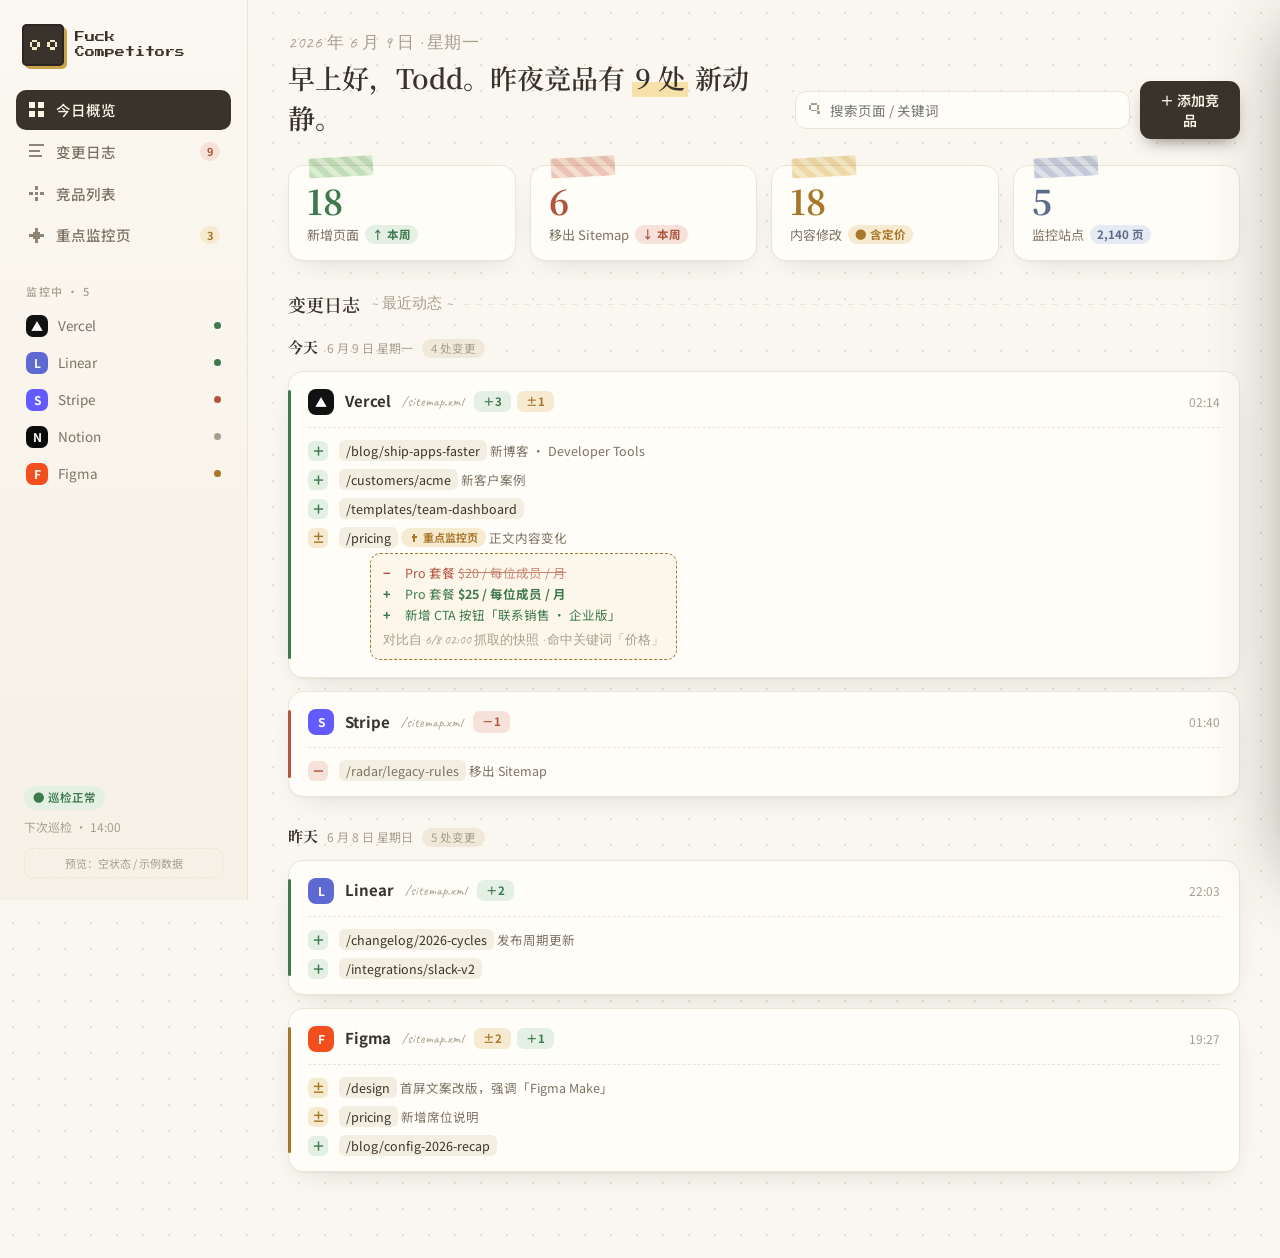
<file: index.html>
<!doctype html>
<html lang="zh-CN">
<head>
<meta charset="utf-8">
<meta name="viewport" content="width=device-width, initial-scale=1">
<title>Fuck Competitors</title>
<link rel="preconnect" href="https://fonts.googleapis.com">
<link rel="preconnect" href="https://fonts.gstatic.com" crossorigin>
<link href="https://fonts.googleapis.com/css2?family=Ma+Shan+Zheng&family=Noto+Serif+SC:wght@500;600;700&family=Noto+Sans+SC:wght@300;400;500;700&family=Caveat:wght@500;700&family=Press+Start+2P&display=swap" rel="stylesheet">
<style>
  :root{
    --paper:#FAF7F0;
    --dot:#E7DFCE;
    --card:#FFFDF8;
    --line:#ECE4D4;
    --ink:#39332B;
    --ink-soft:#7C7263;
    --ink-faint:#A89E8D;
    --add:#3F7A4F;      --add-bg:#E5F0E5;  --add-tape:#BcdCb8;
    --del:#B2553F;      --del-bg:#F7E2DB;  --del-tape:#E8C2B5;
    --mod:#A9772A;      --mod-bg:#F6EBD0;  --mod-tape:#ECD7A6;
    --accent:#5B6B8C;   --accent-bg:#E6EAF2;
    --shadow:0 1px 2px rgba(57,51,43,.04), 0 10px 30px -16px rgba(57,51,43,.22);
  }
  *{box-sizing:border-box;margin:0;padding:0}
  html,body{height:100%}
  body{
    font-family:"Noto Sans SC",system-ui,-apple-system,sans-serif;
    color:var(--ink);
    background-color:var(--paper);
    background-image:radial-gradient(var(--dot) 1.1px, transparent 1.1px);
    background-size:26px 26px;
    -webkit-font-smoothing:antialiased;
    line-height:1.5;
  }
  .app{display:grid;grid-template-columns:248px 1fr;min-height:100vh}

  /* ---------- Sidebar ---------- */
  .sidebar{
    border-right:1px solid var(--line);
    background:linear-gradient(180deg,#FBF8F1, #F6F1E6);
    padding:22px 16px;display:flex;flex-direction:column;gap:22px;
    position:sticky;top:0;height:100vh;
  }
  .brand{display:flex;align-items:center;gap:11px;padding:2px 6px}
  .brand .mark{
    width:42px;height:42px;border-radius:5px;display:grid;place-items:center;overflow:hidden;
    background:#39332B;
    box-shadow:3px 3px 0 #C9A24E, 0 0 0 2px #2B2622 inset;
  }
  .brand .mark svg{width:27px;height:auto;display:block;shape-rendering:crispEdges}
  .ob-eyes{width:66px;height:66px;border-radius:10px;display:grid;place-items:center;margin:0 auto 18px;background:#39332B;box-shadow:5px 5px 0 #C9A24E,0 0 0 3px #2B2622 inset;transform:rotate(-3deg)}
  .ob-eyes svg{width:44px;height:auto;display:block;shape-rendering:crispEdges}
  @keyframes fc-blink{0%,90%,100%{transform:scaleY(1)}95%{transform:scaleY(.12)}}
  @keyframes fc-scan{0%,100%{transform:translateX(-0.7px)}50%{transform:translateX(0.7px)}}
  .pixel-eyes .eyes{transform-box:fill-box;transform-origin:center;animation:fc-blink 4.5s infinite}
  .pixel-eyes .pupils{animation:fc-scan 3.2s ease-in-out infinite}
  @media (prefers-reduced-motion:reduce){.pixel-eyes .eyes,.pixel-eyes .pupils{animation:none}}
  .brand h1{font-family:"Press Start 2P",monospace;font-weight:400;font-size:10px;line-height:1.55;color:var(--ink)}

  .nav{display:flex;flex-direction:column;gap:2px}
  .nav-label{font-size:11px;letter-spacing:1.5px;color:var(--ink-faint);padding:6px 10px;text-transform:uppercase;font-weight:500}
  .nav a{
    display:flex;align-items:center;gap:11px;padding:9px 11px;border-radius:10px;
    color:var(--ink-soft);text-decoration:none;font-size:14.5px;font-weight:500;cursor:pointer;
    transition:background .15s,color .15s;
  }
  .nav a .ic{width:18px;display:inline-flex;align-items:center;justify-content:center;opacity:.85}
  .nav a .ic svg{width:15px;height:15px;fill:currentColor;shape-rendering:crispEdges}
  .nav a:hover{background:#F0E9DA;color:var(--ink)}
  .nav a.active{background:#39332B;color:#FBF5E6}
  .nav a.active .ic{opacity:1}
  .nav a .badge{margin-left:auto;background:var(--del-bg);color:var(--del);font-size:11px;font-weight:700;padding:1px 7px;border-radius:20px}
  .nav a.active .badge{background:rgba(255,255,255,.16);color:#FBF5E6}

  .sites-list{display:flex;flex-direction:column;gap:1px;margin-top:2px}
  .site-row{display:flex;align-items:center;gap:10px;padding:7px 10px;border-radius:9px;cursor:pointer;font-size:13.5px;color:var(--ink-soft);transition:background .15s}
  .site-row:hover{background:#F0E9DA}
  .dot-status{width:7px;height:7px;border-radius:50%;margin-left:auto}
  .monogram{width:22px;height:22px;border-radius:7px;display:grid;place-items:center;font-size:12px;font-weight:700;color:#fff}

  .side-foot{margin-top:auto;font-size:12px;color:var(--ink-faint);padding:0 8px}
  .side-foot .pill{display:inline-flex;align-items:center;gap:6px;background:var(--add-bg);color:var(--add);padding:3px 9px;border-radius:20px;font-weight:600;font-size:11.5px}

  /* ---------- Main ---------- */
  .main{padding:30px 40px 60px;max-width:1040px}
  .topbar{display:flex;align-items:flex-end;justify-content:space-between;gap:20px;margin-bottom:26px}
  .greet .date{font-family:"Caveat",cursive;font-size:17px;color:var(--ink-faint);letter-spacing:.5px}
  .greet h2{font-family:"Noto Serif SC",serif;font-weight:600;font-size:27px;margin-top:2px}
  .greet h2 .hl{background:linear-gradient(180deg,transparent 62%, #F6E1A8 62%);padding:0 3px}
  .top-actions{display:flex;gap:10px;align-items:center}
  .search{display:flex;align-items:center;gap:8px;background:var(--card);border:1px solid var(--line);border-radius:11px;padding:8px 13px;color:var(--ink-faint);font-size:13.5px;min-width:200px}
  .search input{border:0;background:transparent;outline:none;font-family:inherit;font-size:13.5px;color:var(--ink);width:100%}
  .search svg{width:13px;height:13px;fill:var(--ink-faint);shape-rendering:crispEdges;flex-shrink:0}
  .btn{display:inline-flex;align-items:center;gap:7px;border:0;cursor:pointer;font-family:inherit;font-size:14px;font-weight:600;padding:9px 16px;border-radius:11px;transition:transform .12s, box-shadow .15s}
  .btn-primary{background:#39332B;color:#FBF5E6;box-shadow:0 8px 18px -8px rgba(57,51,43,.7)}
  .btn-primary:hover{transform:translateY(-1px)}

  /* stat cards */
  .stats{display:grid;grid-template-columns:repeat(4,1fr);gap:14px;margin-bottom:30px}
  .stat{position:relative;background:var(--card);border:1px solid var(--line);border-radius:15px;padding:18px 18px 16px;box-shadow:var(--shadow)}
  .stat .tape{position:absolute;top:-9px;left:20px;width:64px;height:20px;opacity:.85;transform:rotate(-3deg);border-radius:2px;mix-blend-mode:multiply}
  .stat .num{font-family:"Noto Serif SC",serif;font-size:34px;font-weight:700;line-height:1}
  .stat .lab{font-size:13px;color:var(--ink-soft);margin-top:7px;display:flex;align-items:center;gap:6px}
  .stat .trend{font-size:11.5px;font-weight:700;padding:1px 7px;border-radius:20px}
  .c-add .num{color:var(--add)} .c-del .num{color:var(--del)} .c-mod .num{color:var(--mod)} .c-site .num{color:var(--accent)}

  /* section heading */
  .sec-head{display:flex;align-items:center;gap:11px;margin:8px 0 16px}
  .sec-head h3{font-family:"Noto Serif SC",serif;font-size:18px;font-weight:600}
  .sec-head .ribbon{font-family:"Caveat",cursive;font-size:15px;color:var(--ink-faint)}
  .sec-head .line{flex:1;height:1px;background:repeating-linear-gradient(90deg,var(--line) 0 6px, transparent 6px 12px)}

  /* timeline / journal */
  .day-group{margin-bottom:26px}
  .day-tag{display:inline-flex;align-items:baseline;gap:9px;margin-bottom:12px}
  .day-tag .d{font-family:"Noto Serif SC",serif;font-size:15px;font-weight:700}
  .day-tag .w{font-size:12px;color:var(--ink-faint)}
  .day-tag .cnt{font-size:11.5px;color:var(--ink-faint);background:#F0E9DA;padding:1px 9px;border-radius:20px}

  .entry{position:relative;background:var(--card);border:1px solid var(--line);border-radius:15px;padding:17px 19px 15px;box-shadow:var(--shadow);margin-bottom:13px}
  .entry::before{content:"";position:absolute;left:-1px;top:18px;bottom:18px;width:3px;border-radius:3px;background:var(--line)}
  .entry.has-add::before{background:var(--add)} .entry.has-del::before{background:var(--del)} .entry.has-mod::before{background:var(--mod)}
  .entry-head{display:flex;align-items:center;gap:11px;margin-bottom:12px}
  .entry-head .name{font-weight:700;font-size:15px}
  .entry-head .url{font-size:12px;color:var(--ink-faint);font-family:"Caveat",cursive;font-size:14px}
  .entry-head .time{margin-left:auto;font-size:12px;color:var(--ink-faint)}
  .summary-tags{display:flex;gap:6px}
  .tag{display:inline-flex;align-items:center;gap:5px;font-size:11.5px;font-weight:700;padding:2px 9px;border-radius:7px}
  .tag.add{background:var(--add-bg);color:var(--add)} .tag.del{background:var(--del-bg);color:var(--del)} .tag.mod{background:var(--mod-bg);color:var(--mod)}
  .tag.susp{background:transparent;color:var(--mod);border:1px dashed var(--mod);font-weight:600}
  .gly.susp{background:transparent;color:var(--mod);border:1px dashed var(--mod)}

  .changes{display:flex;flex-direction:column;gap:8px;border-top:1px dashed var(--line);padding-top:12px}
  .change{display:flex;align-items:flex-start;gap:11px;font-size:13.5px}
  .change .gly{width:20px;height:20px;border-radius:6px;display:grid;place-items:center;font-size:13px;font-weight:800;flex-shrink:0;margin-top:1px}
  .gly.add{background:var(--add-bg);color:var(--add)} .gly.del{background:var(--del-bg);color:var(--del)} .gly.mod{background:var(--mod-bg);color:var(--mod)}
  .change .path{font-family:"Noto Sans SC",monospace;color:var(--ink);background:#F3EEE2;padding:1px 7px;border-radius:6px;font-size:12.5px}
  .change .note{color:var(--ink-soft);font-size:12.5px}
  .change.del .path{color:var(--ink-soft)}

  /* content diff block */
  .diff{margin:6px 0 2px 31px;border:1px dashed var(--mod);background:#FCF7EA;border-radius:10px;padding:9px 12px;font-size:12.5px}
  .diff .dl{display:flex;gap:8px;align-items:baseline;padding:1px 0}
  .diff .dl .mk{font-weight:800;width:14px;flex-shrink:0}
  .diff .dl.minus{color:var(--del)} .diff .dl.minus .mk{color:var(--del)}
  .diff .dl.plus{color:var(--add)} .diff .dl.plus .mk{color:var(--add)}
  .diff .dl s{opacity:.7}
  .diff .src{font-size:11px;color:var(--ink-faint);margin-top:5px;font-family:"Caveat",cursive;font-size:13px}
  .pin{font-size:11px;color:var(--mod);background:var(--mod-bg);padding:1px 8px;border-radius:20px;font-weight:700;display:inline-flex;gap:4px;align-items:center}
  .xic{width:10px;height:10px;fill:currentColor;shape-rendering:crispEdges;flex-shrink:0}
  .wic{width:11px;height:11px;fill:var(--mod);shape-rendering:crispEdges;vertical-align:-2px;margin-right:3px}

  /* toggle switch */
  .switch{position:relative;display:inline-block;width:40px;height:23px;flex-shrink:0}
  .switch input{display:none}
  .switch .track{position:absolute;inset:0;background:#E0D8C8;border-radius:20px;transition:.2s;cursor:pointer}
  .switch .track::before{content:"";position:absolute;width:17px;height:17px;left:3px;top:3px;background:#fff;border-radius:50%;transition:.2s;box-shadow:0 1px 3px rgba(57,51,43,.3)}
  .switch input:checked + .track{background:var(--add)}
  .switch input:checked + .track::before{transform:translateX(17px)}
  .toggle-card{display:flex;align-items:center;gap:14px;border:1px solid var(--line);background:#FBF8F1;border-radius:11px;padding:12px 14px}
  .toggle-card .t{font-weight:600;font-size:13.5px}
  .toggle-card .d{font-size:11.5px;color:var(--ink-soft);margin-top:3px;line-height:1.45}
  .lvl{font-size:11px;font-weight:700;padding:2px 9px;border-radius:20px}
  .lvl.basic{background:#EEE7D7;color:var(--ink-soft)}
  .lvl.deep{background:var(--add-bg);color:var(--add)}

  /* competitors grid */
  .grid{display:grid;grid-template-columns:repeat(2,1fr);gap:14px}
  .site-card{position:relative;background:var(--card);border:1px solid var(--line);border-radius:15px;padding:18px;box-shadow:var(--shadow)}
  .site-card .top{display:flex;align-items:center;gap:12px;margin-bottom:14px}
  .site-card .monogram{width:40px;height:40px;border-radius:11px;font-size:18px}
  .site-card .nm{font-weight:700;font-size:16px}
  .site-card .lk{font-size:12px;color:var(--ink-faint);font-family:"Caveat",cursive;font-size:14px}
  .site-card .meta{display:flex;gap:18px;border-top:1px dashed var(--line);padding-top:13px;margin-top:4px}
  .site-card .meta .k{font-size:11px;color:var(--ink-faint)}
  .site-card .meta .v{font-size:16px;font-weight:700;font-family:"Noto Serif SC",serif}
  .spark{display:flex;align-items:flex-end;gap:3px;height:30px;margin-left:auto}
  .spark span{width:5px;border-radius:2px;background:var(--accent-bg)}
  .freq{margin-left:auto;font-size:11.5px;color:var(--add);background:var(--add-bg);padding:2px 9px;border-radius:20px;font-weight:600}
  .card-foot{display:flex;align-items:center;gap:8px;border-top:1px dashed var(--line);margin-top:13px;padding-top:11px;font-size:12.5px;color:var(--ink-soft)}
  .card-foot .switch{margin-left:auto}

  .empty-soft{color:var(--ink-faint);font-size:13.5px;font-family:"Caveat",cursive;font-size:15px}

  /* modal */
  .scrim{position:fixed;inset:0;background:rgba(57,51,43,.34);backdrop-filter:blur(2px);display:none;place-items:center;z-index:50}
  .scrim.open{display:grid}
  .modal{width:460px;background:var(--card);border:1px solid var(--line);border-radius:18px;padding:26px;box-shadow:0 30px 70px -20px rgba(57,51,43,.5);position:relative}
  .modal .washi-top{position:absolute;top:-12px;left:50%;transform:translateX(-50%) rotate(-2deg);width:120px;height:26px;background:repeating-linear-gradient(45deg,#EAD7A6 0 7px,#F2E6C6 7px 14px);opacity:.9;border-radius:3px}
  .modal h3{font-family:"Noto Serif SC",serif;font-size:20px;margin-bottom:4px}
  .modal p.sub{color:var(--ink-soft);font-size:13px;margin-bottom:18px}
  .field{margin-bottom:14px}
  .field label{display:block;font-size:12.5px;font-weight:600;color:var(--ink-soft);margin-bottom:6px}
  .field input,.field select{width:100%;border:1px solid var(--line);background:#FBF8F1;border-radius:10px;padding:10px 12px;font-family:inherit;font-size:14px;color:var(--ink);outline:none}
  .field input:focus{border-color:var(--accent)}
  .chip-row{display:flex;gap:8px;flex-wrap:wrap}
  .chip{font-size:12.5px;border:1px solid var(--line);border-radius:20px;padding:5px 13px;cursor:pointer;color:var(--ink-soft);background:#FBF8F1}
  .chip.on{background:#39332B;color:#FBF5E6;border-color:#39332B}
  .modal-foot{display:flex;justify-content:flex-end;gap:10px;margin-top:22px}
  .btn-ghost{background:transparent;color:var(--ink-soft)}
  .view{display:none}.view.show{display:block}

  /* clickable affordance on change rows / entries */
  .change.clickable{cursor:pointer;border-radius:8px;margin:-2px -6px;padding:2px 6px;transition:background .14s}
  .change.clickable:hover{background:#F6F1E4}
  .change .chev{margin-left:auto;color:var(--ink-faint);opacity:0;transition:opacity .14s;align-self:center}
  .change.clickable:hover .chev{opacity:1}

  /* timeline filter bar */
  .filterbar{display:flex;align-items:center;gap:8px;flex-wrap:wrap;margin:-2px 0 18px}
  .filterbar .fchip{font-size:12.5px;border:1px solid var(--line);border-radius:20px;padding:4px 12px;cursor:pointer;color:var(--ink-soft);background:var(--card);display:inline-flex;align-items:center;gap:6px;transition:.14s}
  .filterbar .fchip:hover{border-color:var(--ink-faint)}
  .filterbar .fchip.on{background:#39332B;color:#FBF5E6;border-color:#39332B}
  .filterbar .sep{width:1px;height:18px;background:var(--line);margin:0 2px}
  .filterbar .mono-sm{width:16px;height:16px;border-radius:5px;display:grid;place-items:center;font-size:9px;font-weight:700;color:#fff}

  /* change-detail drawer */
  .drawer-scrim{position:fixed;inset:0;background:rgba(57,51,43,.30);backdrop-filter:blur(2px);opacity:0;pointer-events:none;transition:opacity .25s;z-index:60}
  .drawer-scrim.open{opacity:1;pointer-events:auto}
  .drawer{position:fixed;top:0;right:0;height:100vh;width:452px;max-width:92vw;background:var(--card);border-left:1px solid var(--line);box-shadow:-30px 0 70px -30px rgba(57,51,43,.45);transform:translateX(102%);transition:transform .32s cubic-bezier(.4,0,.2,1);z-index:61;display:flex;flex-direction:column}
  .drawer.open{transform:none}
  .drawer-head{padding:20px 24px 16px;border-bottom:1px solid var(--line);position:relative}
  .drawer-head .crumb{font-size:12.5px;color:var(--ink-soft);display:flex;align-items:center;gap:7px;margin-bottom:11px}
  .drawer-head .crumb .path{font-family:monospace;background:#F3EEE2;padding:1px 7px;border-radius:6px;font-size:12px;color:var(--ink)}
  .drawer-head h3{font-family:"Noto Serif SC",serif;font-size:19px;font-weight:600;display:flex;align-items:center;gap:9px}
  .drawer-close{position:absolute;top:18px;right:18px;width:30px;height:30px;border:1px solid var(--line);background:var(--card);border-radius:9px;cursor:pointer;color:var(--ink-soft);font-size:15px;display:grid;place-items:center}
  .drawer-close:hover{background:#F0E9DA}
  .drawer-body{padding:18px 24px 24px;overflow-y:auto;flex:1}
  .metagrid{display:grid;grid-template-columns:1fr 1fr;gap:11px;margin-bottom:20px}
  .metagrid .mi{border:1px solid var(--line);background:#FBF8F1;border-radius:10px;padding:9px 12px}
  .metagrid .mi .k{font-size:11px;color:var(--ink-faint);margin-bottom:3px}
  .metagrid .mi .v{font-size:13px;font-weight:600}
  .drawer-body .dh{font-size:12px;font-weight:700;color:var(--ink-soft);letter-spacing:.5px;margin:0 0 10px;display:flex;align-items:center;gap:8px}
  .drawer-body .dh .line{flex:1;height:1px;background:var(--line)}
  .difffull{border:1px solid var(--line);border-radius:11px;overflow:hidden;font-family:monospace;font-size:12.5px}
  .difffull .row{display:flex;gap:9px;padding:4px 12px;line-height:1.55;white-space:pre-wrap;word-break:break-word}
  .difffull .row .mk{width:12px;flex-shrink:0;font-weight:800;text-align:center}
  .difffull .row.ctx{color:var(--ink-soft);background:var(--card)}
  .difffull .row.del{color:var(--del);background:var(--del-bg)} .difffull .row.del .mk{color:var(--del)}
  .difffull .row.add{color:var(--add);background:var(--add-bg)} .difffull .row.add .mk{color:var(--add)}
  .difffull .row.hunk{color:var(--ink-faint);background:#F3EEE2;font-size:11px}
  .drawer-actions{display:flex;gap:9px;margin-top:20px;flex-wrap:wrap}
  .drawer-actions .btn{font-size:13px;padding:8px 13px}
  .drawer-actions .btn-soft{background:#F3EEE2;color:var(--ink)}
  .newpage{border:1px solid var(--line);border-radius:11px;padding:14px;background:#FBF8F1}
  .newpage .pt{font-weight:700;font-size:14px;margin-bottom:5px}
  .newpage .pd{font-size:12.5px;color:var(--ink-soft);line-height:1.5}
  .newpage .url2{font-size:11.5px;color:var(--accent);margin-top:9px;font-family:monospace}
  .upsell{border:1px dashed var(--mod);background:#FCF7EA;border-radius:11px;padding:15px}
  .upsell .pd{font-size:13px;color:var(--ink);line-height:1.65}
  .upsell .why{font-size:12px;color:var(--ink-soft);margin-top:8px;line-height:1.6}

  /* first-run empty state */
  .only-empty{display:none}
  body.first-run .only-empty{display:block}
  body.first-run .hide-empty{display:none!important}
  body.first-run .topbar{display:none}
  body.first-run .view{display:none!important}
  .onboarding{max-width:680px;margin:0 auto;padding-top:30px}
  .ob-card{position:relative;background:var(--card);border:1px solid var(--line);border-radius:20px;padding:42px 44px 34px;box-shadow:var(--shadow);text-align:center}
  .ob-card .ob-tape{position:absolute;top:-13px;left:50%;transform:translateX(-50%) rotate(-2deg);width:132px;height:28px;background:repeating-linear-gradient(45deg,#EAD7A6 0 7px,#F2E6C6 7px 14px);opacity:.9;border-radius:3px}
  .ob-card h2{font-family:"Noto Serif SC",serif;font-size:26px;margin-bottom:11px}
  .ob-card h2 .hl{background:linear-gradient(180deg,transparent 60%, #F6E1A8 60%);padding:0 5px}
  .ob-card .lead{color:var(--ink-soft);font-size:14px;line-height:1.75;max-width:490px;margin:0 auto 24px}
  .ob-quick{display:flex;gap:10px;max-width:470px;margin:0 auto}
  .ob-quick input{flex:1;border:1px solid var(--line);background:#FBF8F1;border-radius:11px;padding:11px 14px;font-family:inherit;font-size:14px;color:var(--ink);outline:none}
  .ob-quick input:focus{border-color:var(--accent)}
  .ob-quick .btn{white-space:nowrap}
  .ob-features{display:grid;grid-template-columns:repeat(3,1fr);gap:13px;margin-top:16px}
  .ob-feat{background:var(--card);border:1px solid var(--line);border-radius:14px;padding:16px 16px 15px;text-align:left;box-shadow:var(--shadow)}
  .ob-feat .fi{width:30px;height:30px;border-radius:9px;display:grid;place-items:center;font-weight:800;font-size:15px;margin-bottom:10px}
  .ob-feat h4{font-size:13.5px;margin-bottom:5px}
  .ob-feat p{font-size:12px;color:var(--ink-soft);line-height:1.6}
  .empty-side{font-family:"Caveat",cursive;font-size:14px;color:var(--ink-faint);border:1px dashed var(--line);border-radius:10px;padding:16px 12px;text-align:center;line-height:1.7}
  .demo-toggle{margin-top:12px;font-size:11px;color:var(--ink-faint);cursor:pointer;border:1px dashed var(--line);border-radius:8px;padding:6px 8px;text-align:center;transition:background .14s}
  .demo-toggle:hover{background:#F0E9DA;color:var(--ink-soft)}
</style>
</head>
<body>
<div class="app">
  <!-- ================= Sidebar ================= -->
  <aside class="sidebar">
    <div class="brand">
      <div class="mark pixel-eyes" title="we're watching">
        <svg viewBox="0 0 11 4" aria-label="两只盯梢的像素眼睛">
          <g class="eyes">
            <!-- left eye sclera (rounded pixel) -->
            <rect x="1" y="0" width="2" height="1" fill="#F6E9C8"/>
            <rect x="0" y="1" width="4" height="2" fill="#F6E9C8"/>
            <rect x="1" y="3" width="2" height="1" fill="#F6E9C8"/>
            <!-- right eye sclera -->
            <rect x="8" y="0" width="2" height="1" fill="#F6E9C8"/>
            <rect x="7" y="1" width="4" height="2" fill="#F6E9C8"/>
            <rect x="8" y="3" width="2" height="1" fill="#F6E9C8"/>
            <!-- pupils (scan) -->
            <g class="pupils">
              <rect x="1" y="1" width="2" height="2" fill="#39332B"/>
              <rect x="8" y="1" width="2" height="2" fill="#39332B"/>
            </g>
          </g>
        </svg>
      </div>
      <div>
        <h1>Fuck<br>Competitors</h1>
      </div>
    </div>

    <nav class="nav">
      <a class="active" data-view="overview"><span class="ic"><svg viewBox="0 0 8 8"><rect x="0" y="0" width="3" height="3"/><rect x="5" y="0" width="3" height="3"/><rect x="0" y="5" width="3" height="3"/><rect x="5" y="5" width="3" height="3"/></svg></span>今日概览</a>
      <a data-view="timeline"><span class="ic"><svg viewBox="0 0 8 8"><rect x="0" y="0" width="8" height="1"/><rect x="0" y="3" width="6" height="1"/><rect x="0" y="6" width="7" height="1"/></svg></span>变更日志<span class="badge hide-empty">9</span></a>
      <a data-view="sites"><span class="ic"><svg viewBox="0 0 8 8"><rect x="3" y="0" width="2" height="2"/><rect x="3" y="6" width="2" height="2"/><rect x="0" y="3" width="2" height="2"/><rect x="6" y="3" width="2" height="2"/><rect x="3" y="3" width="2" height="2"/></svg></span>竞品列表</a>
      <a data-view="watch"><span class="ic"><svg viewBox="0 0 8 8"><rect x="3" y="0" width="2" height="8"/><rect x="0" y="3" width="8" height="2"/><rect x="2" y="2" width="4" height="4"/></svg></span>重点监控页<span class="badge hide-empty" style="background:var(--mod-bg);color:var(--mod)">3</span></a>
    </nav>

    <div class="hide-empty">
      <div class="nav-label">监控中 · 5</div>
      <div class="sites-list">
        <div class="site-row"><span class="monogram" style="background:#111">▲</span>Vercel<span class="dot-status" style="background:var(--add)"></span></div>
        <div class="site-row"><span class="monogram" style="background:#5E6AD2">L</span>Linear<span class="dot-status" style="background:var(--add)"></span></div>
        <div class="site-row"><span class="monogram" style="background:#635BFF">S</span>Stripe<span class="dot-status" style="background:var(--del)"></span></div>
        <div class="site-row"><span class="monogram" style="background:#0A0A0A">N</span>Notion<span class="dot-status" style="background:var(--ink-faint)"></span></div>
        <div class="site-row"><span class="monogram" style="background:#F24E1E">F</span>Figma<span class="dot-status" style="background:var(--mod)"></span></div>
      </div>
    </div>
    <div class="only-empty">
      <div class="nav-label">监控中 · 0</div>
      <div class="empty-side">还空空如也～<br>添加第一个竞品<br>开启你的手账 ✦</div>
    </div>

    <div class="side-foot">
      <span class="pill hide-empty">● 巡检正常</span>
      <div class="hide-empty" style="margin-top:8px">下次巡检 · 14:00</div>
      <div class="demo-toggle" onclick="document.body.classList.toggle('first-run')">预览：空状态 / 示例数据</div>
    </div>
  </aside>

  <!-- ================= Main ================= -->
  <main class="main">

    <!-- ===== First-run empty state ===== -->
    <section class="onboarding only-empty">
      <div class="ob-card">
        <div class="ob-tape"></div>
        <div class="ob-eyes pixel-eyes">
          <svg viewBox="0 0 11 4" aria-label="盯梢的像素眼睛">
            <g class="eyes">
              <rect x="1" y="0" width="2" height="1" fill="#F6E9C8"/>
              <rect x="0" y="1" width="4" height="2" fill="#F6E9C8"/>
              <rect x="1" y="3" width="2" height="1" fill="#F6E9C8"/>
              <rect x="8" y="0" width="2" height="1" fill="#F6E9C8"/>
              <rect x="7" y="1" width="4" height="2" fill="#F6E9C8"/>
              <rect x="8" y="3" width="2" height="1" fill="#F6E9C8"/>
              <g class="pupils">
                <rect x="1" y="1" width="2" height="2" fill="#39332B"/>
                <rect x="8" y="1" width="2" height="2" fill="#39332B"/>
              </g>
            </g>
          </svg>
        </div>
        <h2>开始 <span class="hl">盯死</span> 你的对手</h2>
        <p class="lead">填入竞品的 sitemap 地址，<b>Fuck Competitors</b> 会定期巡检，把 URL 的<b>新增</b>、<b>移出或恢复</b>和页面<b>修改</b>都记成一篇日志——像写观察日记一样，看懂对手的每一步动作。</p>
        <div class="ob-quick">
          <input placeholder="https://competitor.com/sitemap.xml">
          <button class="btn btn-primary" onclick="document.body.classList.remove('first-run');openModal()">开始监控 →</button>
        </div>
      </div>
      <div class="ob-features">
        <div class="ob-feat">
          <div class="fi" style="background:var(--add-bg);color:var(--add)">＋</div>
          <h4>捕捉新增</h4>
          <p>竞品上线新页面（新品、新案例、新博客）第一时间记录。</p>
        </div>
        <div class="ob-feat">
          <div class="fi" style="background:var(--del-bg);color:var(--del)">－</div>
          <h4>追踪移出</h4>
          <p>页面悄悄下线，往往是产品线调整或策略转向的信号。</p>
        </div>
        <div class="ob-feat">
          <div class="fi" style="background:var(--mod-bg);color:var(--mod)">±</div>
          <h4>内容变化</h4>
          <p>基础监控提示「疑似修改」；开启详细监控看定价、文案的逐行 diff。</p>
        </div>
      </div>
    </section>

    <div class="topbar">
      <div class="greet">
        <div class="date">2026 年 6 月 9 日 · 星期一</div>
        <h2>早上好，Todd。昨夜竞品有 <span class="hl">9 处</span> 新动静。</h2>
      </div>
      <div class="top-actions">
        <div class="search"><svg viewBox="0 0 8 8"><rect x="1" y="0" width="4" height="1"/><rect x="1" y="4" width="4" height="1"/><rect x="0" y="1" width="1" height="3"/><rect x="5" y="1" width="1" height="3"/><rect x="5" y="5" width="2" height="2"/></svg><input placeholder="搜索页面 / 关键词"></div>
        <button class="btn btn-primary" onclick="openModal()">＋ 添加竞品</button>
      </div>
    </div>

    <!-- ===== Overview view ===== -->
    <section class="view show" id="view-overview">
      <div class="stats">
        <div class="stat c-add">
          <div class="tape" style="background:repeating-linear-gradient(45deg,#B7D9B4 0 6px,#D6ECD3 6px 12px)"></div>
          <div class="num">18</div>
          <div class="lab">新增页面 <span class="trend" style="background:var(--add-bg);color:var(--add)">↑ 本周</span></div>
        </div>
        <div class="stat c-del">
          <div class="tape" style="background:repeating-linear-gradient(45deg,#E8BCAE 0 6px,#F3D9CF 6px 12px)"></div>
          <div class="num">6</div>
          <div class="lab">移出 Sitemap <span class="trend" style="background:var(--del-bg);color:var(--del)">↓ 本周</span></div>
        </div>
        <div class="stat c-mod">
          <div class="tape" style="background:repeating-linear-gradient(45deg,#EBD49E 0 6px,#F4E6C2 6px 12px)"></div>
          <div class="num">18</div>
          <div class="lab">内容修改 <span class="trend" style="background:var(--mod-bg);color:var(--mod)">● 含定价</span></div>
        </div>
        <div class="stat c-site">
          <div class="tape" style="background:repeating-linear-gradient(45deg,#B9C2DA 0 6px,#D9DEEC 6px 12px)"></div>
          <div class="num">5</div>
          <div class="lab">监控站点 <span class="trend" style="background:var(--accent-bg);color:var(--accent)">2,140 页</span></div>
        </div>
      </div>

      <div class="sec-head">
        <h3>变更日志</h3><span class="ribbon">~ 最近动态 ~</span><span class="line"></span>
      </div>

      <!-- Today -->
      <div class="day-group">
        <div class="day-tag"><span class="d">今天</span><span class="w">6 月 9 日 星期一</span><span class="cnt">4 处变更</span></div>

        <div class="entry has-add">
          <div class="entry-head">
            <span class="monogram" style="background:#111;width:26px;height:26px;border-radius:8px">▲</span>
            <span class="name">Vercel</span><span class="url">/sitemap.xml</span>
            <span class="summary-tags"><span class="tag add">＋3</span><span class="tag mod">±1</span></span>
            <span class="time">02:14</span>
          </div>
          <div class="changes">
            <div class="change clickable" onclick="openDetail('vercel-add')"><span class="gly add">＋</span><div><span class="path">/blog/ship-apps-faster</span> <span class="note">新博客 · Developer Tools</span></div><span class="chev">›</span></div>
            <div class="change"><span class="gly add">＋</span><div><span class="path">/customers/acme</span> <span class="note">新客户案例</span></div></div>
            <div class="change"><span class="gly add">＋</span><div><span class="path">/templates/team-dashboard</span></div></div>
            <div class="change mod clickable" onclick="openDetail('vercel-pricing')"><span class="gly mod">±</span><div><span class="path">/pricing</span> <span class="pin"><svg class="xic" viewBox="0 0 8 8"><rect x="3" y="1" width="2" height="1"/><rect x="2" y="2" width="4" height="2"/><rect x="3" y="4" width="2" height="3"/></svg> 重点监控页</span> <span class="note">正文内容变化</span>
              <div class="diff">
                <div class="dl minus"><span class="mk">−</span><span>Pro 套餐 <s>$20 / 每位成员 / 月</s></span></div>
                <div class="dl plus"><span class="mk">+</span><span>Pro 套餐 <b>$25 / 每位成员 / 月</b></span></div>
                <div class="dl plus"><span class="mk">+</span><span>新增 CTA 按钮「联系销售 · 企业版」</span></div>
                <div class="src">对比自 6/8 02:00 抓取的快照 · 命中关键词「价格」</div>
              </div>
            </div></div>
          </div>
        </div>

        <div class="entry has-del">
          <div class="entry-head">
            <span class="monogram" style="background:#635BFF;width:26px;height:26px;border-radius:8px">S</span>
            <span class="name">Stripe</span><span class="url">/sitemap.xml</span>
            <span class="summary-tags"><span class="tag del">－1</span></span>
            <span class="time">01:40</span>
          </div>
          <div class="changes">
            <div class="change del clickable" onclick="openDetail('stripe-del')"><span class="gly del">－</span><div><span class="path">/radar/legacy-rules</span> <span class="note">移出 Sitemap</span></div><span class="chev">›</span></div>
          </div>
        </div>
      </div>

      <!-- Yesterday -->
      <div class="day-group">
        <div class="day-tag"><span class="d">昨天</span><span class="w">6 月 8 日 星期日</span><span class="cnt">5 处变更</span></div>

        <div class="entry has-add">
          <div class="entry-head">
            <span class="monogram" style="background:#5E6AD2;width:26px;height:26px;border-radius:8px">L</span>
            <span class="name">Linear</span><span class="url">/sitemap.xml</span>
            <span class="summary-tags"><span class="tag add">＋2</span></span>
            <span class="time">22:03</span>
          </div>
          <div class="changes">
            <div class="change"><span class="gly add">＋</span><div><span class="path">/changelog/2026-cycles</span> <span class="note">发布周期更新</span></div></div>
            <div class="change"><span class="gly add">＋</span><div><span class="path">/integrations/slack-v2</span></div></div>
          </div>
        </div>

        <div class="entry has-mod">
          <div class="entry-head">
            <span class="monogram" style="background:#F24E1E;width:26px;height:26px;border-radius:8px">F</span>
            <span class="name">Figma</span><span class="url">/sitemap.xml</span>
            <span class="summary-tags"><span class="tag mod">±2</span><span class="tag add">＋1</span></span>
            <span class="time">19:27</span>
          </div>
          <div class="changes">
            <div class="change mod"><span class="gly mod">±</span><div><span class="path">/design</span> <span class="note">首屏文案改版，强调「Figma Make」</span></div></div>
            <div class="change mod"><span class="gly mod">±</span><div><span class="path">/pricing</span> <span class="note">新增席位说明</span></div></div>
            <div class="change"><span class="gly add">＋</span><div><span class="path">/blog/config-2026-recap</span></div></div>
          </div>
        </div>
      </div>
    </section>

    <!-- ===== Timeline view ===== -->
    <section class="view" id="view-timeline">
      <div class="sec-head"><h3>变更日志 · 全部</h3><span class="ribbon">~ 按时间倒序 ~</span><span class="line"></span></div>
      <div class="filterbar">
        <span class="fchip on" data-solo>全部竞品</span>
        <span class="fchip" data-solo><span class="mono-sm" style="background:#111">▲</span>Vercel</span>
        <span class="fchip" data-solo><span class="mono-sm" style="background:#5E6AD2">L</span>Linear</span>
        <span class="fchip" data-solo><span class="mono-sm" style="background:#635BFF">S</span>Stripe</span>
        <span class="fchip" data-solo><span class="mono-sm" style="background:#0A0A0A">N</span>Notion</span>
        <span class="fchip" data-solo><span class="mono-sm" style="background:#F24E1E">F</span>Figma</span>
        <span class="sep"></span>
        <span class="fchip on" style="color:var(--add)">＋ 新增</span>
        <span class="fchip on" style="color:var(--del)">－ 移出 Sitemap</span>
        <span class="fchip on" style="color:var(--mod)">± 修改</span>
      </div>

      <div class="day-group">
        <div class="day-tag"><span class="d">今天</span><span class="w">6 月 9 日 星期一</span><span class="cnt">4 处变更</span></div>
        <div class="entry has-mod">
          <div class="entry-head"><span class="monogram" style="background:#111;width:26px;height:26px;border-radius:8px">▲</span><span class="name">Vercel</span><span class="url">/sitemap.xml</span><span class="summary-tags"><span class="tag add">＋3</span><span class="tag mod">±1</span></span><span class="time">02:14</span></div>
          <div class="changes">
            <div class="change clickable" onclick="openDetail('vercel-add')"><span class="gly add">＋</span><div><span class="path">/blog/ship-apps-faster</span> <span class="note">新博客 · Developer Tools</span></div><span class="chev">›</span></div>
            <div class="change mod clickable" onclick="openDetail('vercel-pricing')"><span class="gly mod">±</span><div><span class="path">/pricing</span> <span class="pin"><svg class="xic" viewBox="0 0 8 8"><rect x="3" y="1" width="2" height="1"/><rect x="2" y="2" width="4" height="2"/><rect x="3" y="4" width="2" height="3"/></svg></span> <span class="note">Pro $20→$25</span></div><span class="chev">›</span></div>
          </div>
        </div>
        <div class="entry has-del">
          <div class="entry-head"><span class="monogram" style="background:#635BFF;width:26px;height:26px;border-radius:8px">S</span><span class="name">Stripe</span><span class="url">/sitemap.xml</span><span class="summary-tags"><span class="tag del">－1</span></span><span class="time">01:40</span></div>
          <div class="changes">
            <div class="change del clickable" onclick="openDetail('stripe-del')"><span class="gly del">－</span><div><span class="path">/radar/legacy-rules</span> <span class="note">移出 Sitemap</span></div><span class="chev">›</span></div>
          </div>
        </div>
        <div class="entry has-mod">
          <div class="entry-head"><span class="monogram" style="background:#0A0A0A;width:26px;height:26px;border-radius:8px">N</span><span class="name">Notion</span><span class="url">/sitemap.xml</span><span class="summary-tags"><span class="lvl basic">基础监控</span><span class="tag susp">± 疑似 1</span></span><span class="time">11:20</span></div>
          <div class="changes">
            <div class="change clickable" onclick="openDetail('notion-lastmod')"><span class="gly susp">±</span><div><span class="path">/pricing</span> <span class="note">lastmod 06-05 → 06-09，可能已修改（未抓正文）</span></div><span class="chev">›</span></div>
          </div>
        </div>
      </div>

      <div class="day-group">
        <div class="day-tag"><span class="d">昨天</span><span class="w">6 月 8 日 星期日</span><span class="cnt">5 处变更</span></div>
        <div class="entry has-mod">
          <div class="entry-head"><span class="monogram" style="background:#F24E1E;width:26px;height:26px;border-radius:8px">F</span><span class="name">Figma</span><span class="url">/sitemap.xml</span><span class="summary-tags"><span class="tag mod">±2</span><span class="tag add">＋1</span></span><span class="time">19:27</span></div>
          <div class="changes">
            <div class="change mod clickable" onclick="openDetail('figma-hero')"><span class="gly mod">±</span><div><span class="path">/</span> <span class="pin"><svg class="xic" viewBox="0 0 8 8"><rect x="3" y="1" width="2" height="1"/><rect x="2" y="2" width="4" height="2"/><rect x="3" y="4" width="2" height="3"/></svg></span> <span class="note">首屏定位转向团队协作</span></div><span class="chev">›</span></div>
            <div class="change mod"><span class="gly mod">±</span><div><span class="path">/pricing</span> <span class="note">新增席位说明</span></div></div>
            <div class="change"><span class="gly add">＋</span><div><span class="path">/blog/config-2026-recap</span></div></div>
          </div>
        </div>
        <div class="entry has-add">
          <div class="entry-head"><span class="monogram" style="background:#5E6AD2;width:26px;height:26px;border-radius:8px">L</span><span class="name">Linear</span><span class="url">/sitemap.xml</span><span class="summary-tags"><span class="tag add">＋2</span></span><span class="time">22:03</span></div>
          <div class="changes">
            <div class="change"><span class="gly add">＋</span><div><span class="path">/changelog/2026-cycles</span> <span class="note">发布周期更新</span></div></div>
            <div class="change"><span class="gly add">＋</span><div><span class="path">/integrations/slack-v2</span></div></div>
          </div>
        </div>
      </div>

      <div class="day-group">
        <div class="day-tag"><span class="d">6 月 7 日</span><span class="w">星期六</span><span class="cnt">4 处变更</span></div>
        <div class="entry has-add">
          <div class="entry-head"><span class="monogram" style="background:#0A0A0A;width:26px;height:26px;border-radius:8px">N</span><span class="name">Notion</span><span class="url">/sitemap.xml</span><span class="summary-tags"><span class="tag add">＋4</span></span><span class="time">11:20</span></div>
          <div class="changes">
            <div class="change"><span class="gly add">＋</span><div><span class="path">/product/notion-mail</span> <span class="note">新产品线上线</span></div></div>
            <div class="change"><span class="gly add">＋</span><div><span class="path">/help/notion-mail-guide</span></div></div>
            <div class="change"><span class="gly add">＋</span><div><span class="path">/templates/email-workflows</span></div></div>
            <div class="change"><span class="gly add">＋</span><div><span class="path">/blog/introducing-notion-mail</span></div></div>
          </div>
        </div>
        <p class="empty-soft" style="text-align:center;padding:18px">— 加载更早的手账页 —</p>
      </div>
    </section>

    <!-- ===== Sites view ===== -->
    <section class="view" id="view-sites">
      <div class="sec-head"><h3>竞品列表</h3><span class="ribbon">~ 5 本观察册 ~</span><span class="line"></span></div>
      <div class="grid">
        <div class="site-card">
          <div class="top"><span class="monogram" style="background:#111">▲</span><div><div class="nm">Vercel</div><div class="lk">vercel.com/sitemap.xml</div></div><span class="freq">每 6 小时</span></div>
          <div class="meta"><div><div class="k">追踪页面</div><div class="v">412</div></div><div><div class="k">本周变更</div><div class="v" style="color:var(--add)">+12</div></div><div class="spark"><span style="height:40%"></span><span style="height:60%"></span><span style="height:30%"></span><span style="height:90%;background:var(--accent)"></span><span style="height:55%"></span><span style="height:70%"></span></div></div>
          <div class="card-foot"><span class="lvl deep">详细监控</span><span>钉选 2 页逐字对比</span><label class="switch"><input type="checkbox" checked><span class="track"></span></label></div>
        </div>
        <div class="site-card">
          <div class="top"><span class="monogram" style="background:#5E6AD2">L</span><div><div class="nm">Linear</div><div class="lk">linear.app/sitemap.xml</div></div><span class="freq">每 12 小时</span></div>
          <div class="meta"><div><div class="k">追踪页面</div><div class="v">188</div></div><div><div class="k">本周变更</div><div class="v" style="color:var(--add)">+5</div></div><div class="spark"><span style="height:30%"></span><span style="height:30%"></span><span style="height:50%"></span><span style="height:40%"></span><span style="height:80%;background:var(--accent)"></span><span style="height:35%"></span></div></div>
          <div class="card-foot"><span class="lvl basic">基础监控</span><span>仅 sitemap 增删</span><label class="switch"><input type="checkbox"><span class="track"></span></label></div>
        </div>
        <div class="site-card">
          <div class="top"><span class="monogram" style="background:#635BFF">S</span><div><div class="nm">Stripe</div><div class="lk">stripe.com/sitemap.xml</div></div><span class="freq">每 6 小时</span></div>
          <div class="meta"><div><div class="k">追踪页面</div><div class="v">934</div></div><div><div class="k">本周变更</div><div class="v" style="color:var(--del)">−3</div></div><div class="spark"><span style="height:60%"></span><span style="height:45%"></span><span style="height:70%"></span><span style="height:30%"></span><span style="height:20%;background:var(--del)"></span><span style="height:40%"></span></div></div>
          <div class="card-foot"><span class="lvl deep">详细监控</span><span>钉选 1 页逐字对比</span><label class="switch"><input type="checkbox" checked><span class="track"></span></label></div>
        </div>
        <div class="site-card">
          <div class="top"><span class="monogram" style="background:#0A0A0A">N</span><div><div class="nm">Notion</div><div class="lk">notion.so/sitemap.xml</div></div><span class="freq">每天</span></div>
          <div class="meta"><div><div class="k">追踪页面</div><div class="v">606</div></div><div><div class="k">本周变更</div><div class="v" style="color:var(--add)">+8</div></div><div class="spark"><span style="height:40%"></span><span style="height:50%"></span><span style="height:55%"></span><span style="height:60%"></span><span style="height:75%;background:var(--accent)"></span><span style="height:50%"></span></div></div>
          <div class="card-foot"><span class="lvl basic">基础监控</span><span>仅 sitemap 增删</span><label class="switch"><input type="checkbox"><span class="track"></span></label></div>
        </div>
      </div>
    </section>

    <!-- ===== Watch pages view ===== -->
    <section class="view" id="view-watch">
      <div class="sec-head"><h3>重点监控页</h3><span class="ribbon">~ 钉选的高价值页面，逐字对比 ~</span><span class="line"></span></div>
      <p class="empty-soft" style="margin:-6px 0 16px">Sitemap 只能看出 URL 加入或移出；详细监控会从页面响应提取 SEO 字段并抓取正文做内容 diff。</p>

      <div class="entry has-mod">
        <div class="entry-head">
          <span class="monogram" style="background:#111;width:26px;height:26px;border-radius:8px">▲</span>
          <span class="name">Vercel · 定价页</span><span class="url">/pricing</span>
          <span class="summary-tags"><span class="pin"><svg class="xic" viewBox="0 0 8 8"><rect x="3" y="1" width="2" height="1"/><rect x="2" y="2" width="4" height="2"/><rect x="3" y="4" width="2" height="3"/></svg> 已钉选</span><span class="tag mod">本周 2 改</span></span>
          <span class="time">6/9 02:14</span>
        </div>
        <div class="changes">
          <div class="change mod clickable" onclick="openDetail('vercel-pricing')"><span class="gly mod">±</span><div><span class="note">Pro 套餐价格上调</span>
            <div class="diff">
              <div class="dl minus"><span class="mk">−</span><span>Pro 套餐 <s>$20 / 每位成员 / 月</s></span></div>
              <div class="dl plus"><span class="mk">+</span><span>Pro 套餐 <b>$25 / 每位成员 / 月</b></span></div>
              <div class="dl plus"><span class="mk">+</span><span>新增 CTA「联系销售 · 企业版」</span></div>
            </div></div></div>
        </div>
      </div>

      <div class="entry has-mod">
        <div class="entry-head">
          <span class="monogram" style="background:#F24E1E;width:26px;height:26px;border-radius:8px">F</span>
          <span class="name">Figma · 首页定位</span><span class="url">/</span>
          <span class="summary-tags"><span class="pin"><svg class="xic" viewBox="0 0 8 8"><rect x="3" y="1" width="2" height="1"/><rect x="2" y="2" width="4" height="2"/><rect x="3" y="4" width="2" height="3"/></svg> 已钉选</span><span class="tag mod">本周 1 改</span></span>
          <span class="time">6/8 19:27</span>
        </div>
        <div class="changes">
          <div class="change mod clickable" onclick="openDetail('figma-hero')"><span class="gly mod">±</span><div><span class="note">首屏主标语改版</span>
            <div class="diff">
              <div class="dl minus"><span class="mk">−</span><span><s>Nothing great is made alone</s></span></div>
              <div class="dl plus"><span class="mk">+</span><span><b>Design and build together</b></span></div>
              <div class="src">定位明显转向团队协作 —— 值得跟进</div>
            </div></div></div>
        </div>
      </div>

      <div class="entry">
        <div class="entry-head">
          <span class="monogram" style="background:#635BFF;width:26px;height:26px;border-radius:8px">S</span>
          <span class="name">Stripe · 客户案例</span><span class="url">/customers</span>
          <span class="summary-tags"><span class="pin"><svg class="xic" viewBox="0 0 8 8"><rect x="3" y="1" width="2" height="1"/><rect x="2" y="2" width="4" height="2"/><rect x="3" y="4" width="2" height="3"/></svg> 已钉选</span><span class="tag" style="background:#F0E9DA;color:var(--ink-soft)">本周无变化</span></span>
          <span class="time">6/9 01:40</span>
        </div>
      </div>

      <button class="btn" style="background:#F3EEE2;color:var(--ink-soft);margin-top:6px">＋ 钉选新的页面到重点监控</button>
    </section>
  </main>
</div>

<!-- ================= Change-detail drawer ================= -->
<div class="drawer-scrim" id="drawerScrim" onclick="closeDrawer()"></div>
<aside class="drawer" id="drawer">
  <div class="drawer-head">
    <button class="drawer-close" onclick="closeDrawer()">✕</button>
    <div class="crumb"><span id="dCrumbSite"></span> · <span class="path" id="dCrumbPath"></span></div>
    <h3><span id="dTypeGly"></span><span id="dTitle"></span></h3>
  </div>
  <div class="drawer-body" id="drawerBody"></div>
</aside>

<!-- ================= Add modal ================= -->
<div class="scrim" id="scrim" onclick="if(event.target===this)closeModal()">
  <div class="modal">
    <div class="washi-top"></div>
    <h3>盯上一个新对手</h3>
    <p class="sub">填入站点地图地址，我们会定期巡检并记录每一次增删改。</p>
    <div class="field"><label>竞品名称</label><input placeholder="例如：Linear"></div>
    <div class="field"><label>Sitemap 地址</label><input placeholder="https://example.com/sitemap.xml"></div>
    <div class="field"><label>巡检频率</label>
      <div class="chip-row"><span class="chip">每 6 小时</span><span class="chip on">每 12 小时</span><span class="chip">每天</span><span class="chip">每周</span></div>
    </div>
    <div class="field"><label>关注变更类型</label>
      <div class="chip-row"><span class="chip on">＋ 新增</span><span class="chip on">－ 移出 Sitemap</span><span class="chip on">± 修改</span></div>
    </div>
    <div class="field"><label>监控深度</label>
      <div class="toggle-card">
        <div style="flex:1">
          <div class="t">详细内容监控 <span class="lvl deep" style="margin-left:4px">可选</span></div>
          <div class="d">基础监控（默认）：检测 URL 加入 / 移出 / 恢复，并在 sitemap 带 <code style="background:#F3EEE2;padding:0 4px;border-radius:4px">lastmod</code> 时提示「疑似修改」——但看不到改了什么。开启后从同一次 HTML 下载中对比 SEO 字段和正文。</div>
        </div>
        <label class="switch"><input type="checkbox"><span class="track"></span></label>
      </div>
    </div>
    <div class="modal-foot">
      <button class="btn btn-ghost" onclick="closeModal()">取消</button>
      <button class="btn btn-primary" onclick="closeModal()">开始监控</button>
    </div>
  </div>
</div>

<script>
  document.querySelectorAll('.nav a[data-view]').forEach(a=>{
    a.addEventListener('click',()=>{
      document.querySelectorAll('.nav a').forEach(x=>x.classList.remove('active'));
      a.classList.add('active');
      const v=a.dataset.view;
      document.querySelectorAll('.view').forEach(s=>s.classList.toggle('show',s.id==='view-'+v));
    });
  });
  document.querySelectorAll('.chip').forEach(c=>c.addEventListener('click',()=>c.classList.toggle('on')));
  document.querySelectorAll('.fchip').forEach(c=>c.addEventListener('click',()=>{
    if(c.dataset.solo!==undefined){c.parentElement.querySelectorAll('.fchip[data-solo]').forEach(x=>x.classList.remove('on'));c.classList.add('on');}
    else c.classList.toggle('on');
  }));
  function openModal(){document.getElementById('scrim').classList.add('open')}
  function closeModal(){document.getElementById('scrim').classList.remove('open')}

  /* ---- change-detail drawer ---- */
  const TYPE={add:{g:'＋',c:'add',label:'新增页面'},del:{g:'－',c:'del',label:'移出 Sitemap'},mod:{g:'±',c:'mod',label:'内容修改'}};
  const DETAILS={
    'vercel-pricing':{site:'Vercel',path:'/pricing',type:'mod',title:'Pro 套餐价格上调',pinned:true,
      meta:[['检测时间','2026/6/9 02:14'],['HTTP 状态','200 OK'],['lastmod','06-08 → 06-09'],['正文字数','1,240 → 1,268']],
      diff:[{t:'hunk',x:'@@ 定价表 · Pro 档 @@'},
            {t:'ctx',x:'  适合成长中的团队'},
            {t:'del',x:'Pro 套餐 · $20 / 每位成员 / 月'},
            {t:'add',x:'Pro 套餐 · $25 / 每位成员 / 月'},
            {t:'ctx',x:'  无限项目 · 高级分析'},
            {t:'hunk',x:'@@ 页面底部 CTA @@'},
            {t:'add',x:'＜按钮＞联系销售 · 企业版＜/按钮＞'}]},
    'stripe-del':{site:'Stripe',path:'/radar/legacy-rules',type:'del',title:'页面已下线',pinned:false,
      meta:[['检测时间','2026/6/9 01:40'],['HTTP 状态','301 → /radar'],['从 sitemap 移除','是'],['最后可见','2026-06-07']],
      gone:{title:'Radar Legacy Rules（已下线）',desc:'该页介绍旧版规则引擎，现 301 跳转至 /radar 主页。结合近期改版，疑似旧产品线停止维护——值得关注其 Radar 产品策略调整。',url:'stripe.com/radar/legacy-rules'}},
    'vercel-add':{site:'Vercel',path:'/blog/ship-apps-faster',type:'add',title:'新增页面 · 博客',pinned:false,
      meta:[['检测时间','2026/6/9 02:14'],['HTTP 状态','200 OK'],['加入 sitemap','06-09'],['页面类型','博客文章']],
      newpage:{title:'Ship apps faster with Vercel',desc:'介绍如何用 Vercel 缩短应用发布流程，主推新的项目模板与边缘运行时。',url:'vercel.com/blog/ship-apps-faster'}},
    'figma-hero':{site:'Figma',path:'/',type:'mod',title:'首屏主标语改版',pinned:true,
      meta:[['检测时间','2026/6/8 19:27'],['HTTP 状态','200 OK'],['lastmod','06-05 → 06-08'],['正文字数','略有变化']],
      diff:[{t:'hunk',x:'@@ 首屏 Hero @@'},
            {t:'del',x:'Nothing great is made alone'},
            {t:'add',x:'Design and build together'},
            {t:'ctx',x:'  Figma 让团队从想法到上线'}]},
    'notion-lastmod':{site:'Notion',path:'/pricing',type:'mod',suspected:true,title:'页面可能已修改',pinned:false,lm:'06-05 → 06-09',
      meta:[['检测时间','2026/6/9 11:20'],['HTTP 状态','200 OK'],['lastmod','06-05 → 06-09'],['监控深度','基础']]}
  };
  function openDetail(key){
    const d=DETAILS[key]; if(!d) return;
    const t=TYPE[d.type];
    document.getElementById('dCrumbSite').textContent=d.site;
    document.getElementById('dCrumbPath').textContent=d.path;
    document.getElementById('dTitle').textContent=d.title;
    document.getElementById('dTypeGly').innerHTML='<span class="gly '+(d.suspected?'susp':t.c)+'" style="display:inline-grid">'+t.g+'</span>';
    let body='<div class="metagrid">'+d.meta.map(m=>'<div class="mi"><div class="k">'+m[0]+'</div><div class="v">'+m[1]+'</div></div>').join('')+'</div>';
    if(d.suspected){
      body+='<div class="dh">为什么看不到具体改动？ <span class="line"></span><span class="tag susp">基础监控</span></div>';
      body+='<div class="upsell"><div class="pd">基础监控只读取 sitemap，检测到该页 <b>lastmod 从 '+d.lm+'</b>，说明页面<b>可能有改动</b>，但未抓取正文，<b>无法显示改了什么</b>。</div>'
          +'<div class="why"><svg class="wic" viewBox="0 0 8 8"><rect x="3" y="0" width="2" height="2"/><rect x="2" y="2" width="4" height="2"/><rect x="1" y="4" width="6" height="2"/><rect x="0" y="6" width="8" height="1"/></svg>该提示依赖站点诚实填写 lastmod；未提供 lastmod 的站点连「疑似修改」也无法判断。</div>'
          +'<button class="btn btn-primary" style="margin-top:13px"><svg class="xic" viewBox="0 0 8 8"><rect x="4" y="0" width="2" height="3"/><rect x="1" y="3" width="5" height="1"/><rect x="2" y="4" width="2" height="3"/></svg> 对此页开启详细监控</button></div>';
    }
    if(d.diff){
      body+='<div class="dh">逐行对比 <span class="line"></span><span class="tag '+t.c+'">'+t.label+'</span></div>';
      body+='<div class="difffull">'+d.diff.map(r=>{const mk=r.t==='add'?'+':r.t==='del'?'−':r.t==='hunk'?'':' ';return '<div class="row '+r.t+'"><span class="mk">'+mk+'</span><span>'+r.x+'</span></div>';}).join('')+'</div>';
    }
    if(d.newpage){
      body+='<div class="dh">页面快照 <span class="line"></span><span class="tag add">新增页面</span></div>';
      body+='<div class="newpage"><div class="pt">'+d.newpage.title+'</div><div class="pd">'+d.newpage.desc+'</div><div class="url2">'+d.newpage.url+'</div></div>';
    }
    if(d.gone){
      body+='<div class="dh">Sitemap 状态 <span class="line"></span><span class="tag del">移出 Sitemap</span></div>';
      body+='<div class="newpage"><div class="pt">'+d.gone.title+'</div><div class="pd">'+d.gone.desc+'</div><div class="url2">'+d.gone.url+'</div></div>';
    }
    let acts='<button class="btn '+(d.suspected?'btn-soft':'btn-primary')+'"><svg class="xic" viewBox="0 0 8 8"><rect x="3" y="0" width="4" height="1"/><rect x="6" y="0" width="1" height="4"/><rect x="1" y="6" width="1" height="1"/><rect x="2" y="5" width="1" height="1"/><rect x="3" y="4" width="1" height="1"/><rect x="4" y="3" width="1" height="1"/><rect x="5" y="2" width="1" height="1"/></svg> 在浏览器打开</button>';
    if(!d.suspected) acts+='<button class="btn btn-soft">'+(d.pinned?'<svg class="xic" viewBox="0 0 8 8"><rect x="3" y="1" width="2" height="1"/><rect x="2" y="2" width="4" height="2"/><rect x="3" y="4" width="2" height="3"/></svg> 已钉选':'<svg class="xic" viewBox="0 0 8 8"><rect x="3" y="1" width="2" height="1"/><rect x="2" y="2" width="4" height="2"/><rect x="3" y="4" width="2" height="3"/></svg> 钉选此页')+'</button>';
    acts+='<button class="btn btn-soft"><svg class="xic" viewBox="0 0 8 8"><rect x="1" y="3" width="1" height="1"/><rect x="2" y="4" width="1" height="1"/><rect x="3" y="5" width="1" height="1"/><rect x="4" y="4" width="1" height="1"/><rect x="5" y="3" width="1" height="1"/><rect x="6" y="2" width="1" height="1"/><rect x="7" y="1" width="1" height="1"/></svg> 标记已读</button>';
    body+='<div class="drawer-actions">'+acts+'</div>';
    document.getElementById('drawerBody').innerHTML=body;
    document.getElementById('drawer').classList.add('open');
    document.getElementById('drawerScrim').classList.add('open');
  }
  function closeDrawer(){document.getElementById('drawer').classList.remove('open');document.getElementById('drawerScrim').classList.remove('open');}
  document.addEventListener('keydown',e=>{if(e.key==='Escape'){closeDrawer();closeModal();}});
</script>
</body>
</html>
</file>
